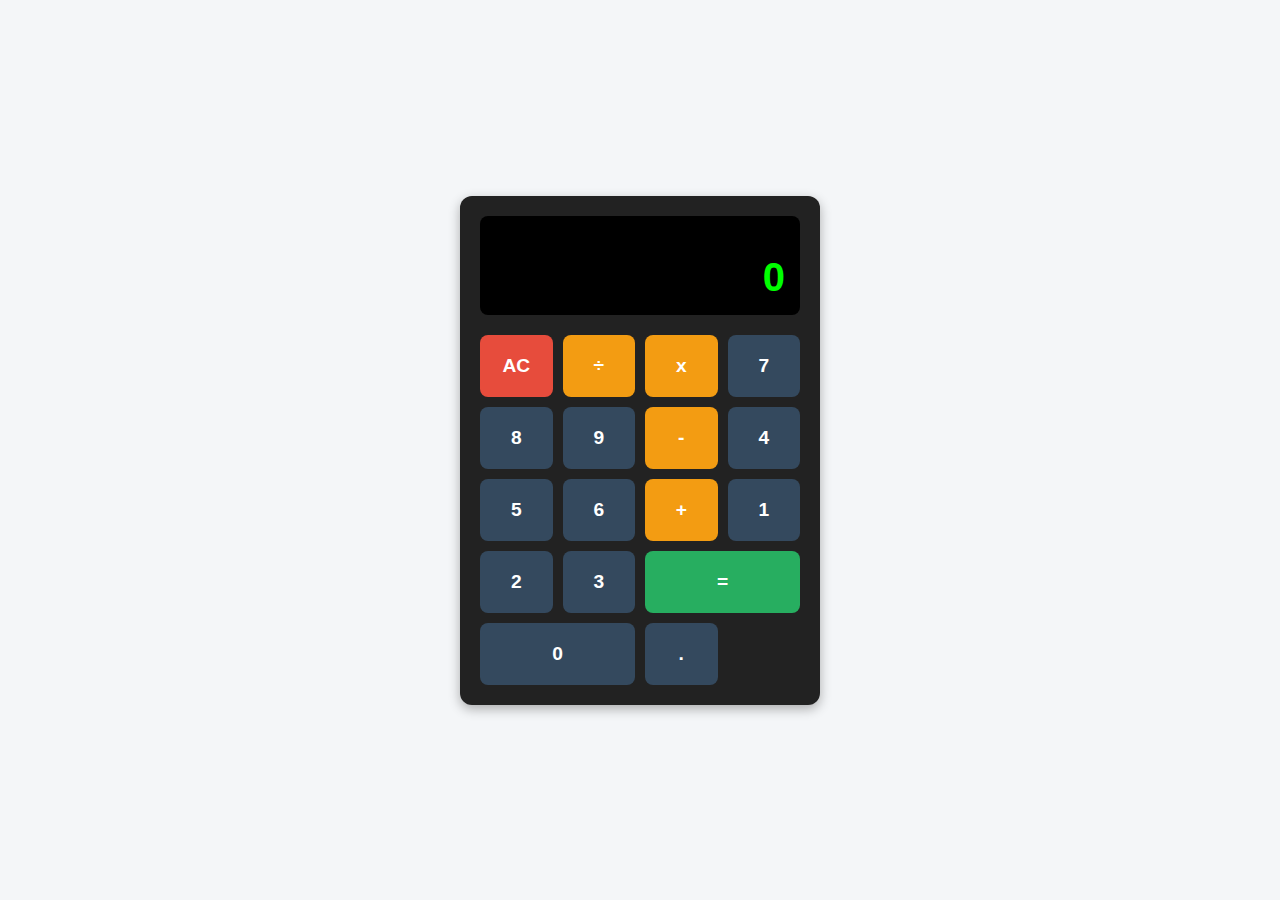
<file: calculator APP/index.html>
<!DOCTYPE html>
<html lang="en">
<head>
    <meta charset="UTF-8" />
    <meta name="viewport" content="width=device-width, initial-scale=1.0"/>
    <title>Calculator App</title>
<link rel="stylesheet" href="styles.css">
</head>
<body>
    <div class="calculator">
        <div class="display-container">
            <!-- The new previous operand display -->
            <div id="previous-display"></div>
            <!-- The main current operand display -->
            <div id="display">0</div>
        </div>
        <div class="buttons">
            <button class="btn-clear col-span-2">AC</button>
            <button class="btn-operator">÷</button>
            <button class="btn-operator">x</button>
            <button class="btn-number">7</button>
            <button class="btn-number">8</button>
            <button class="btn-number">9</button>
            <button class="btn-operator">-</button>
            <button class="btn-number">4</button>
            <button class="btn-number">5</button>
            <button class="btn-number">6</button>
            <button class="btn-operator">+</button>
            <button class="btn-number">1</button>
            <button class="btn-number">2</button>
            <button class="btn-number">3</button>
            <button class="btn-equal">=</button>
            <button class="btn-number" style="grid-column: span 2;">0</button>
            <button class="btn-number">.</button>
        </div>
    </div>
    <script src="main.js"></script>
</body>
</html>
</file>
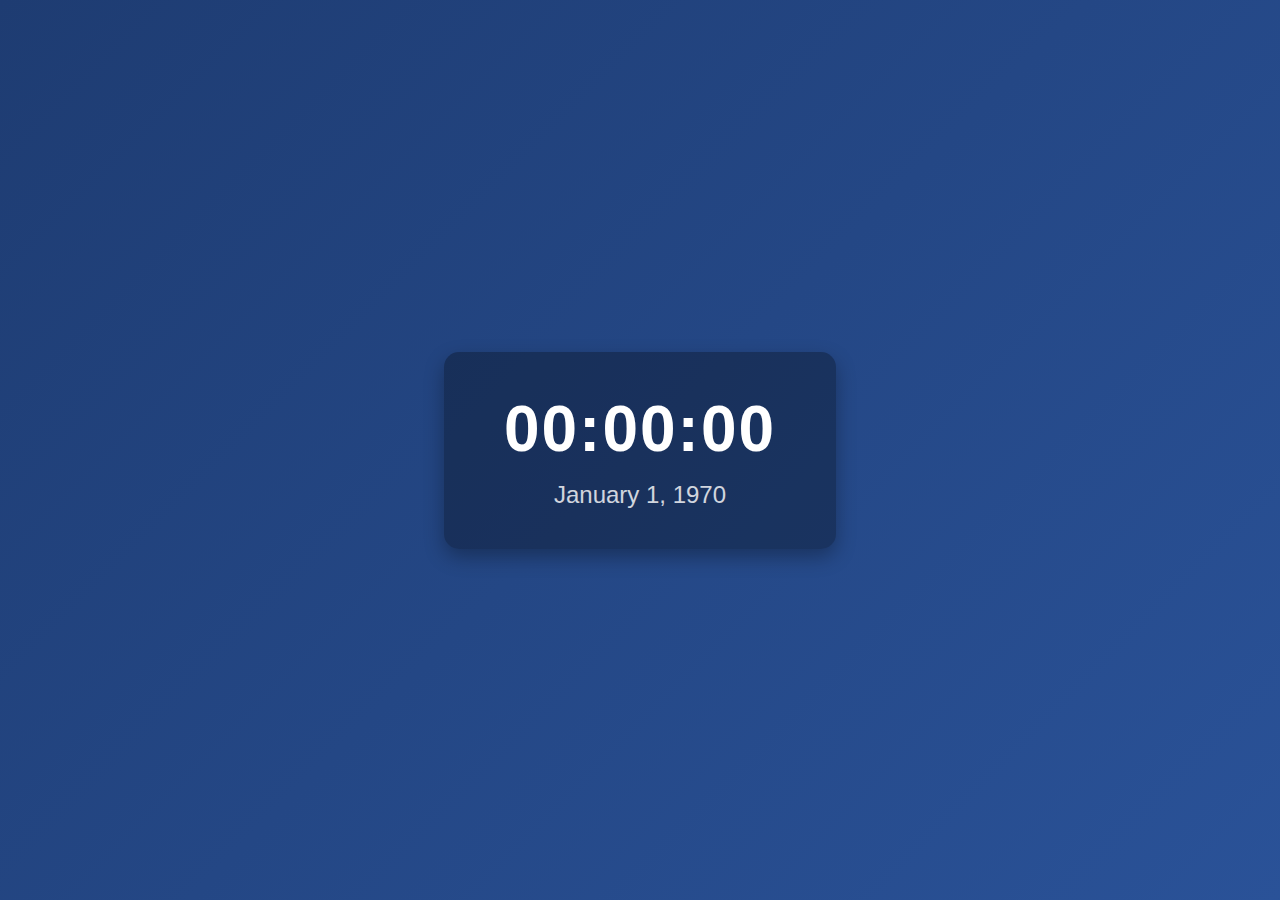
<file: Digital Clock/index.html>
<!DOCTYPE html>
<html lang="en">
<head>
  <meta charset="UTF-8">
  <meta name="viewport" content="width=device-width, initial-scale=1.0">
  <title>Digital Clock</title>
 <link rel="stylesheet" href="styles.css">
</head>
<body>
  <div class="clock-container">
    <div class="time" id="time">00:00:00</div>
    <div class="date" id="date">January 1, 1970</div>
  </div>

  <script src="main.js"></script>
</body>
</html>
</file>
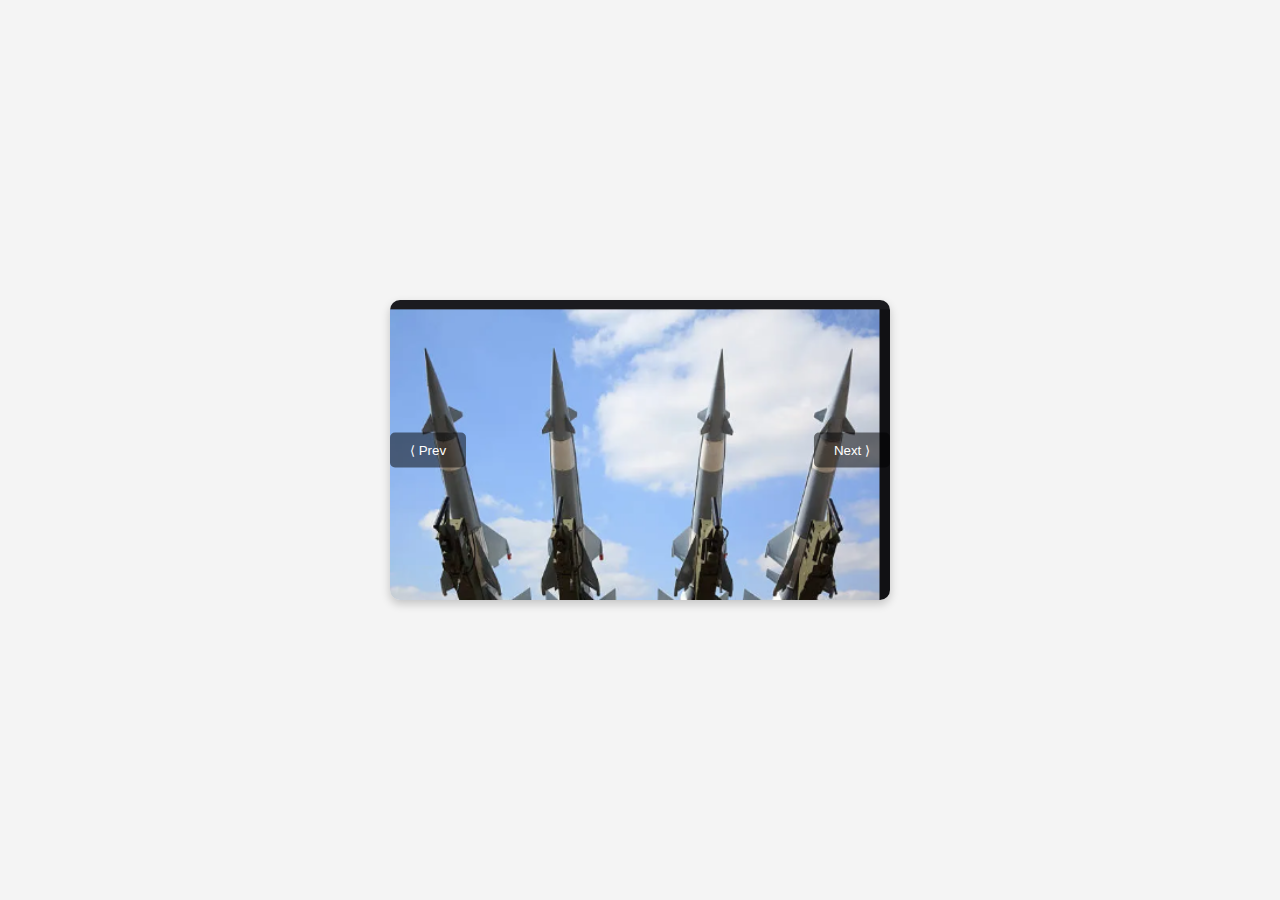
<file: image Slider/index.html>
<!DOCTYPE html>
<html lang="en">
<head>
  <meta charset="UTF-8">
  <meta name="viewport" content="width=device-width, initial-scale=1.0">
  <title>Image Slider</title>
<link rel="stylesheet" href="styles.css">
</head>
<body>

  <!-- Slider Container -->
  <div class="slider">
    <!-- Images go here -->
    <div class="slides">
      <img src="image.png" class="active">
      <img src="image1.png">
      <img src="image2.png">
      <img src="image3.png">
    </div>

    <!-- Buttons -->
    <div class="controls">
      <button id="prev">⟨ Prev</button>
      <button id="next">Next ⟩</button>
    </div>
  </div>
<script src="main.js"></script>
</body>
</html>
</file>
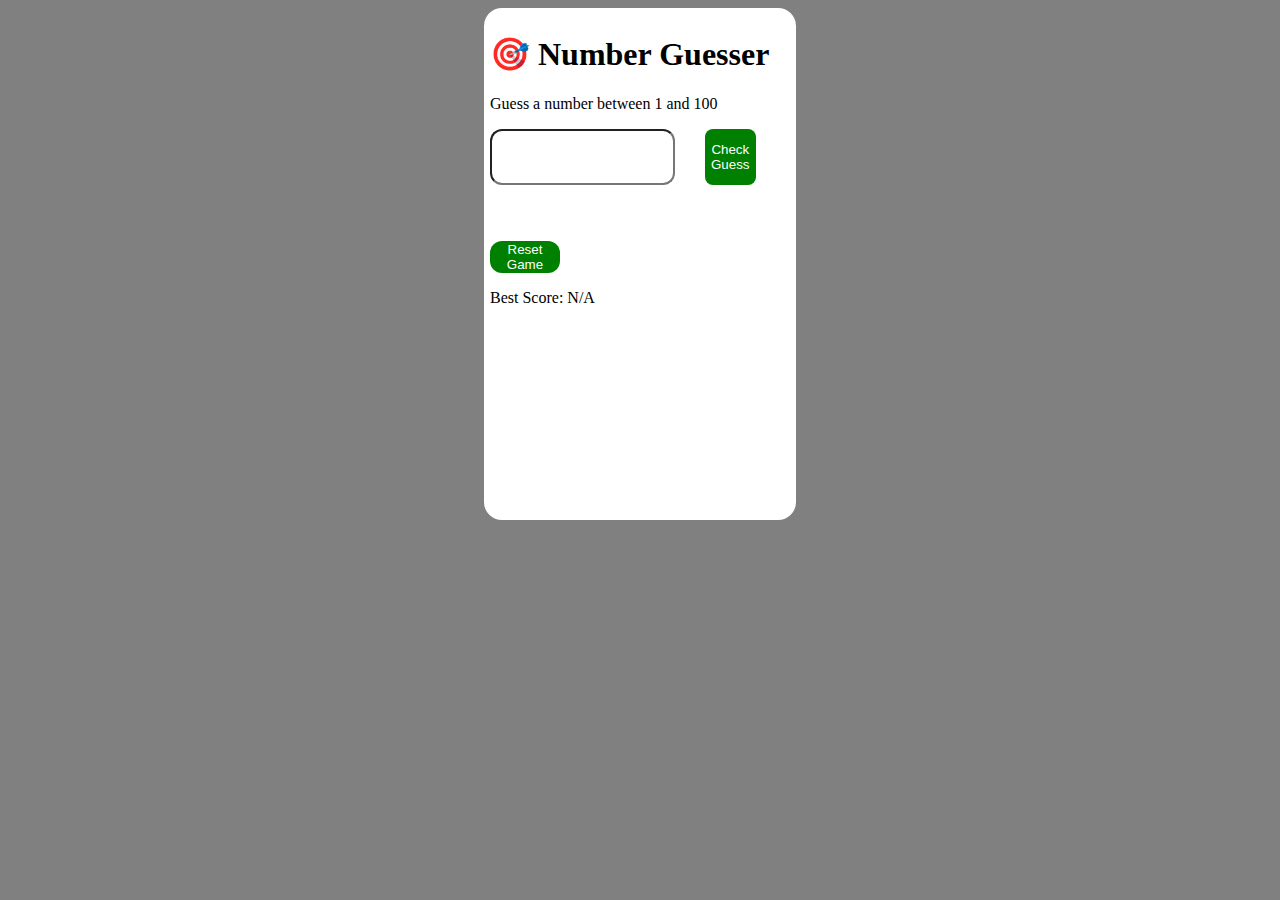
<file: number-guess/index.html>
<!DOCTYPE html>
<html lang="en">
<head>
    <meta charset="UTF-8">
    <meta name="viewport" content="width=device-width, initial-scale=1.0">
    <title>Document</title>
    <link rel="stylesheet" href="styles.css">
</head>
<body>
    <div class="container">
        <div class="header">
            <h1>🎯 Number Guesser</h1>
            <p>Guess a number between 1 and 100</p>
        </div>
        <div class="controls">
            <input class="form-control" type="text">
            <button class="check-guess">Check Guess</button>
        </div>
        <div class="results">
            <p id="message"></p>
            <p id="attempts"></p>
        </div>
        <button id="reset">Reset Game</button>
        <div class="preview">
            <p id="scores"></p>
            <p id="previousGuesses"></p>
        </div>
    </div>
    <script src="main.js"></script>
</body>
</html>
</file>
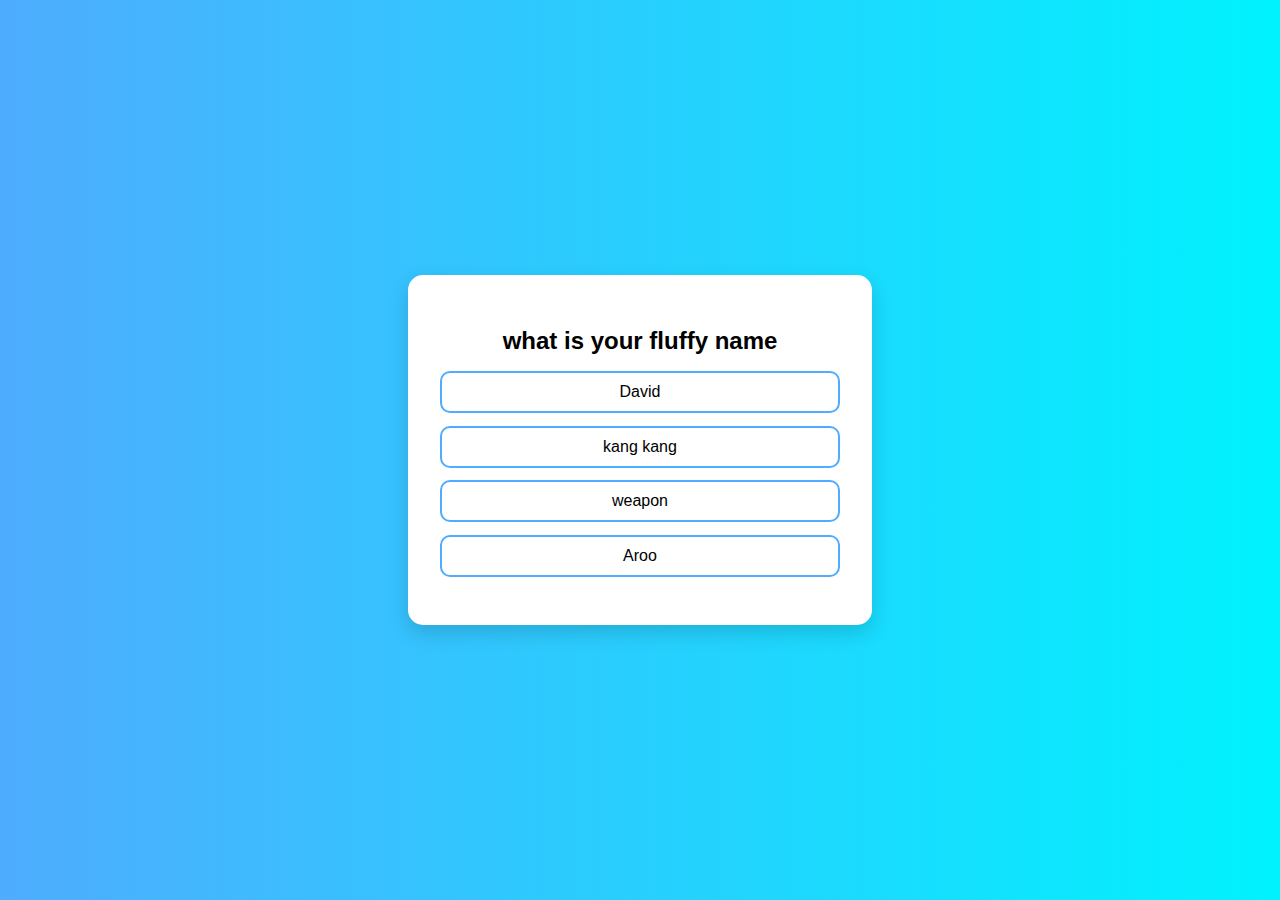
<file: QUIZ APP/index.html>
<!DOCTYPE html>
<html lang="en">
<head>
  <meta charset="UTF-8">
  <meta name="viewport" content="width=device-width, initial-scale=1.0">
  <title>Quiz App</title>
<link rel="stylesheet" href="styles.css">
</head>
<body>
  <div class="quiz-container">
    <h2 id="question">Question text goes here</h2>
    <div class="options">
      <button class="option-btn">Option 1</button>
      <button class="option-btn">Option 2</button>
      <button class="option-btn">Option 3</button>
      <button class="option-btn">Option 4</button>
    </div>
    <button class="next-btn">Next</button>

    <div class="score-container" id="scoreContainer">
      <h2>Your Score: <span id="score">0</span></h2>
      <button class="next-btn" onclick="location.reload()">Play Again</button>
    </div>
  </div>

  <script src="main.js"></script>
</body>
</html>
</file>
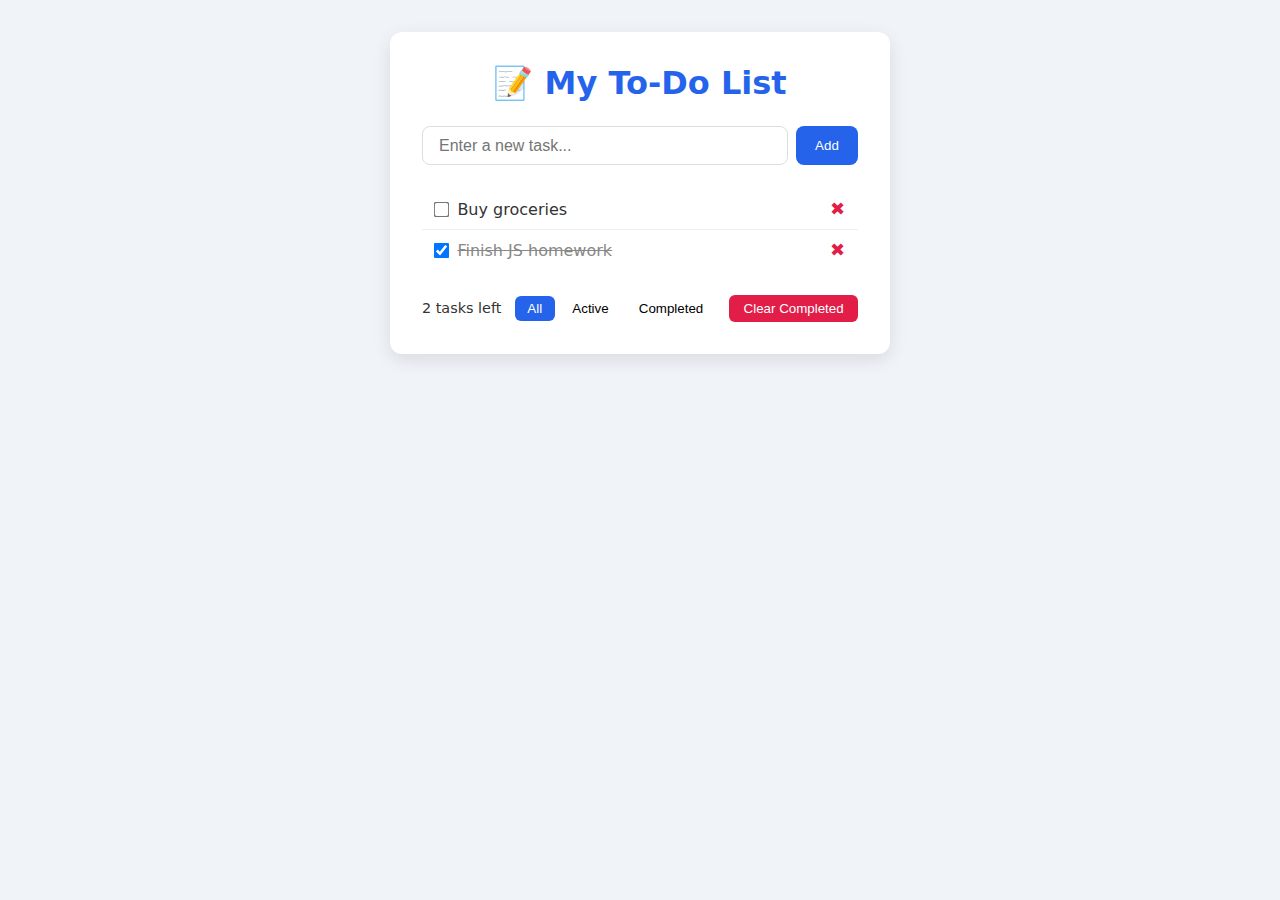
<file: tod0-app/index.html>
<!DOCTYPE html>
<html lang="en">
<head>
  <meta charset="UTF-8" />
  <meta name="viewport" content="width=device-width, initial-scale=1" />
  <title>📝 My To-Do List</title>
  <link rel="stylesheet" href="styles.css" />
</head>
<body>
  <main class="container">
    <h1>📝 My To-Do List</h1>

    <!-- Input Section -->
    <div class="add-task">
      <input type="text" id="taskInput" placeholder="Enter a new task..." />
      <button id="addTaskBtn">Add</button>
    </div>

    <!-- Task List -->
    <ul id="taskList">
      <!-- Example static items -->
      <li>
        <input type="checkbox" />
        <span>Buy groceries</span>
        <button class="delete">✖</button>
      </li>
      <li class="completed">
        <input type="checkbox" checked />
        <span>Finish JS homework</span>
        <button class="delete">✖</button>
      </li>
    </ul>

    <!-- Controls -->
    <div class="controls">
      <span id="taskCount">2 tasks left</span>
      <div class="filters">
        <button id="filterAll" class="active">All</button>
        <button id="filterActive">Active</button>
        <button id="filterCompleted">Completed</button>
      </div>
      <button id="clearCompleted">Clear Completed</button>
    </div>
  </main>
  <script src="main.js"></script>
</body>
</html>
</file>
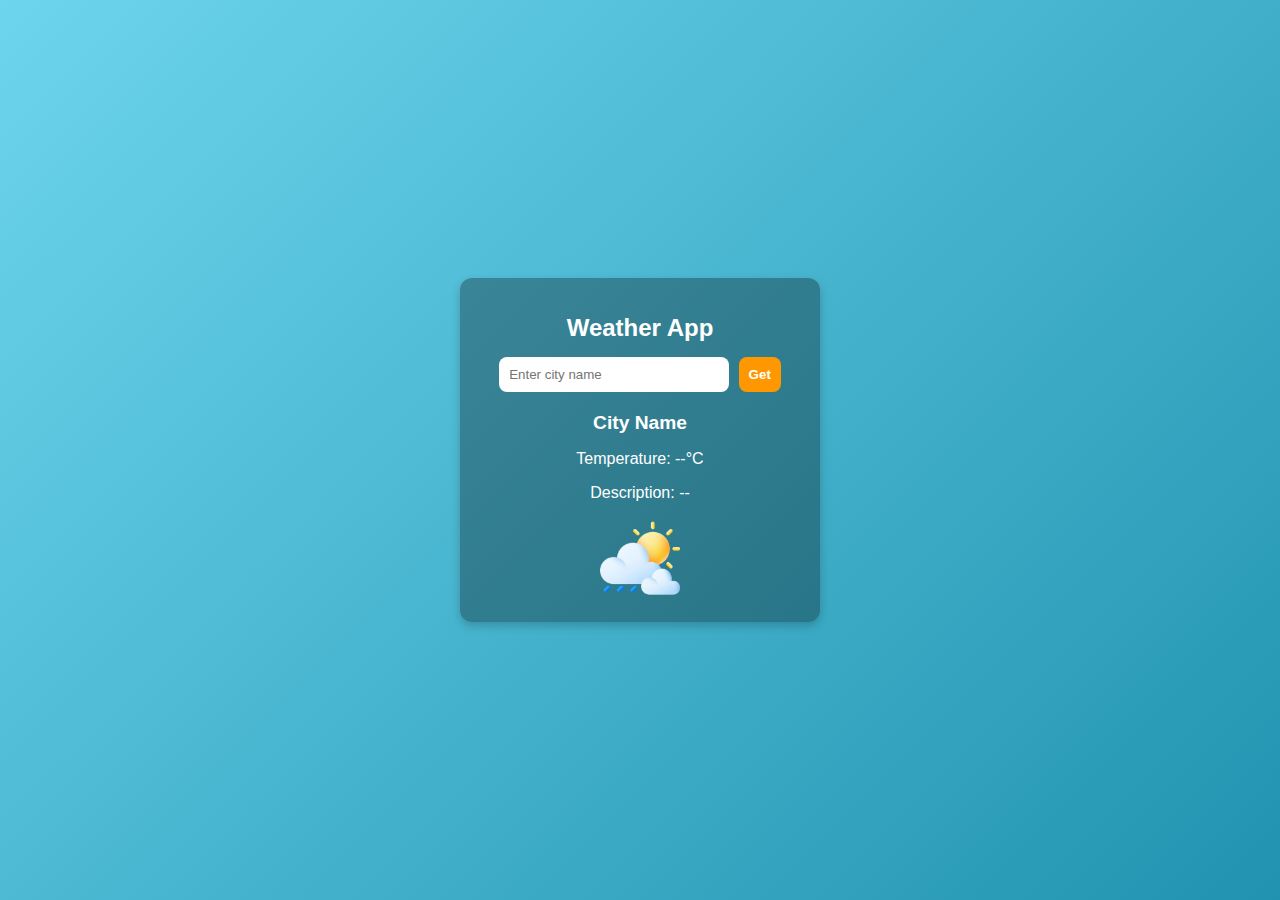
<file: weather APP/index.html>
<!DOCTYPE html>
<html lang="en">
<head>
  <meta charset="UTF-8">
  <meta name="viewport" content="width=device-width, initial-scale=1.0">
  <title>Weather App</title>
<link rel="stylesheet" href="styles.css">
</head>
<body>
  <div class="weather-container">
    <h1>Weather App</h1>
    <div>
      <input type="text" id="cityInput" placeholder="Enter city name">
      <button id="getWeatherBtn">Get</button>
    </div>

    <div class="weather-result" id="weatherResult">
      <!-- Weather info will appear here -->
      <h2 id="h2">City Name</h2>
      <p id="temp">Temperature: --°C</p>
      <p id="Description">Description: --</p>
      <img src="image.png" alt="" id="weatherIcon">
    </div>
  </div>
  <script src="main.js"></script>
</body>
</html>
</file>
<file: calculator APP/styles.css>
body {
            font-family: Arial, sans-serif;
            background: #f4f6f8;
            display: flex;
            justify-content: center;
            align-items: center;
            height: 100vh;
            margin: 0;
        }

        .calculator {
            background: #222;
            padding: 20px;
            border-radius: 12px;
            box-shadow: 0 4px 12px rgba(0,0,0,0.3);
            width: 320px;
        }

        .display-container {
            background: #000;
            padding: 15px;
            text-align: right;
            border-radius: 8px;
            margin-bottom: 20px;
            overflow: hidden;
        }

        #previous-display {
            color: #888;
            font-size: 1.2rem;
            min-height: 1.5rem;
            text-overflow: ellipsis;
            white-space: nowrap;
            overflow: hidden;
        }

        #display {
            color: #0f0;
            font-size: 2.5rem;
            font-weight: bold;
        }

        .buttons {
            display: grid;
            grid-template-columns: repeat(4, 1fr);
            gap: 10px;
        }

        button {
            padding: 20px;
            font-size: 1.2rem;
            font-weight: bold;
            border: none;
            border-radius: 8px;
            cursor: pointer;
            transition: background 0.2s;
        }

        button:hover {
            opacity: 0.8;
        }

        .btn-operator {
            background: #f39c12;
            color: #fff;
        }

        .btn-number {
            background: #34495e;
            color: #fff;
        }

        .btn-equal {
            background: #27ae60;
            color: #fff;
            grid-column: span 2;
        }

        .btn-clear {
            background: #e74c3c;
            color: #fff;
        }
</file>
<file: Digital Clock/styles.css>
body {
      display: flex;
      justify-content: center;
      align-items: center;
      height: 100vh;
      background: linear-gradient(135deg, #1e3c72, #2a5298);
      font-family: "Segoe UI", Tahoma, Geneva, Verdana, sans-serif;
      color: #fff;
      margin: 0;
    }

    .clock-container {
      text-align: center;
      background: rgba(0, 0, 0, 0.3);
      padding: 40px 60px;
      border-radius: 15px;
      box-shadow: 0 8px 20px rgba(0,0,0,0.3);
    }

    .time {
      font-size: 4rem;
      font-weight: bold;
      letter-spacing: 2px;
    }

    .date {
      margin-top: 15px;
      font-size: 1.5rem;
      opacity: 0.8;
    }
</file>
<file: image Slider/styles.css>
/* Center the slider on the page */
    body {
      display: flex;
      justify-content: center;
      align-items: center;
      height: 100vh;
      margin: 0;
      background: #f4f4f4;
      font-family: Arial, sans-serif;
    }

    .slider {
      position: relative;
      width: 500px;
      height: 300px;
      overflow: hidden;
      border-radius: 10px;
      box-shadow: 0 4px 10px rgba(0,0,0,0.2);
    }

    /* Images inside the slider */
    .slides img {
      width: 100%;
      height: 100%;
      display: none; /* hide all images initially */
      object-fit: cover;
    }

    /* Show the first image */
    .slides img.active {
      display: block;
    }

    /* Next/Prev buttons */
    .controls {
      position: absolute;
      top: 50%;
      width: 100%;
      display: flex;
      justify-content: space-between;
      transform: translateY(-50%);
    }

    .controls button {
      background: rgba(0,0,0,0.5);
      color: white;
      border: none;
      padding: 10px 20px;
      cursor: pointer;
      border-radius: 5px;
      transition: background 0.3s ease;
    }

    .controls button:hover {
      background: rgba(0,0,0,0.8);
    }
</file>
<file: number-guess/styles.css>
body{
    background: grey;
    display: flex;
    justify-content: center;
    align-items: center;
}
.container{
    background: white;
    width: 300px;
    height: 500px;
    border-radius: 18px;
    padding: 6px;
    display: flex;
    flex-direction: column;
}
.controls{
    width: 30px;
    display: flex;
    gap: 30px;
}
.form-control{
    height: 50px;
    border-radius: 12px;
}
.check-guess{
    background: green;
    color: white;
    border-radius: 8px;
    border: none;
}
#reset{
    background: green;
    color: white;
    border-radius: 12px;
    border: none;
    margin-top: 40px;
    width: 70px;
}
</file>
<file: QUIZ APP/styles.css>
body {
      font-family: Arial, sans-serif;
      background: linear-gradient(to right, #4facfe, #00f2fe);
      display: flex;
      justify-content: center;
      align-items: center;
      height: 100vh;
      margin: 0;
    }

    .quiz-container {
      background: #fff;
      padding: 2rem;
      border-radius: 15px;
      box-shadow: 0 8px 20px rgba(0,0,0,0.15);
      width: 400px;
      max-width: 90%;
      text-align: center;
    }

    h2 {
      margin-bottom: 1rem;
    }

    .options {
      display: flex;
      flex-direction: column;
      gap: 0.8rem;
      margin: 1rem 0;
    }

    .option-btn {
      padding: 10px;
      border: 2px solid #4facfe;
      border-radius: 10px;
      background: none;
      cursor: pointer;
      transition: 0.3s;
      font-size: 1rem;
    }

    .option-btn:hover {
      background: #4facfe;
      color: white;
    }

    .next-btn {
      margin-top: 1rem;
      padding: 10px 20px;
      border: none;
      border-radius: 10px;
      background: #00c6ff;
      color: white;
      cursor: pointer;
      font-size: 1rem;
      transition: 0.3s;
    }

    .next-btn:hover {
      background: #009ec3;
    }

    .score-container {
      display: none;
    }

.correct { 
    border-color: #22c55e;
    background:#22c55e;
    color:#fff;
 }
.wrong   {
     border-color: #ef4444;
     background:#ef4444;
     color:#fff; 
}
</file>
<file: weather APP/styles.css>
body {
      font-family: Arial, sans-serif;
      display: flex;
      justify-content: center;
      align-items: center;
      height: 100vh;
      margin: 0;
      background: linear-gradient(135deg, #6dd5ed, #2193b0);
      color: #fff;
    }

    .weather-container {
      background: rgba(0, 0, 0, 0.3);
      padding: 20px 30px;
      border-radius: 12px;
      text-align: center;
      width: 300px;
      box-shadow: 0 4px 10px rgba(0, 0, 0, 0.2);
    }

    h1 {
      font-size: 1.5em;
      margin-bottom: 15px;
    }

    input {
      padding: 10px;
      width: 70%;
      border: none;
      border-radius: 8px;
      outline: none;
    }

    button {
      padding: 10px;
      border: none;
      border-radius: 8px;
      background: #ff9800;
      color: white;
      cursor: pointer;
      margin-left: 5px;
      font-weight: bold;
    }

    button:hover {
      background: #e68900;
    }

    .weather-result {
      margin-top: 20px;
    }

    .weather-result h2 {
      margin: 10px 0;
      font-size: 1.2em;
    }

    .weather-result img {
      width: 80px;
      height: 80px;
    }
</file>
<file: tod0-app/styles.css>
/* Reset */
* {
  box-sizing: border-box;
  margin: 0;
  padding: 0;
}

body {
  font-family: system-ui, sans-serif;
  background: #f0f4f9;
  color: #333;
  display: flex;
  justify-content: center;
  padding: 2rem;
}

.container {
  background: #fff;
  padding: 2rem;
  border-radius: 12px;
  box-shadow: 0 6px 18px rgba(0, 0, 0, 0.1);
  max-width: 500px;
  width: 100%;
}

h1 {
  text-align: center;
  margin-bottom: 1.5rem;
  color: #2563eb; /* blue */
}

/* Input section */
.add-task {
  display: flex;
  gap: 0.5rem;
  margin-bottom: 1.5rem;
}

.add-task input {
  flex: 1;
  padding: 0.6rem 1rem;
  border: 1px solid #ddd;
  border-radius: 8px;
  font-size: 1rem;
}

.add-task input:focus {
  outline: none;
  border-color: #2563eb;
  box-shadow: 0 0 0 3px rgba(37, 99, 235, 0.2);
}

.add-task button {
  padding: 0.6rem 1.2rem;
  border: none;
  background: #2563eb;
  color: #fff;
  border-radius: 8px;
  cursor: pointer;
  transition: background 0.2s;
}

.add-task button:hover {
  background: #1e40af;
}

/* Task list */
#taskList {
  list-style: none;
  margin-bottom: 1.5rem;
}

#taskList li {
  display: flex;
  align-items: center;
  justify-content: space-between;
  padding: 0.6rem 0.8rem;
  border-bottom: 1px solid #eee;
}

#taskList li:last-child {
  border-bottom: none;
}

#taskList span {
  flex: 1;
  margin-left: 0.6rem;
}

#taskList li.completed span {
  text-decoration: line-through;
  color: #888;
}

#taskList input[type="checkbox"] {
  transform: scale(1.2);
}

.delete {
  background: transparent;
  border: none;
  color: #e11d48;
  font-size: 1.1rem;
  cursor: pointer;
  transition: color 0.2s;
}

.delete:hover {
  color: #b91c1c;
}

/* Controls */
.controls {
  display: flex;
  align-items: center;
  justify-content: space-between;
  gap: 0.5rem;
  flex-wrap: wrap;
  font-size: 0.9rem;
}

.filters button {
  border: none;
  background: transparent;
  cursor: pointer;
  padding: 0.3rem 0.8rem;
  border-radius: 6px;
  transition: background 0.2s, color 0.2s;
}

.filters button.active,
.filters button:hover {
  background: #2563eb;
  color: #fff;
}

#clearCompleted {
  border: none;
  background: #e11d48;
  color: #fff;
  padding: 0.4rem 0.9rem;
  border-radius: 6px;
  cursor: pointer;
  transition: background 0.2s;
}

#clearCompleted:hover {
  background: #b91c1c;
}
</file>
